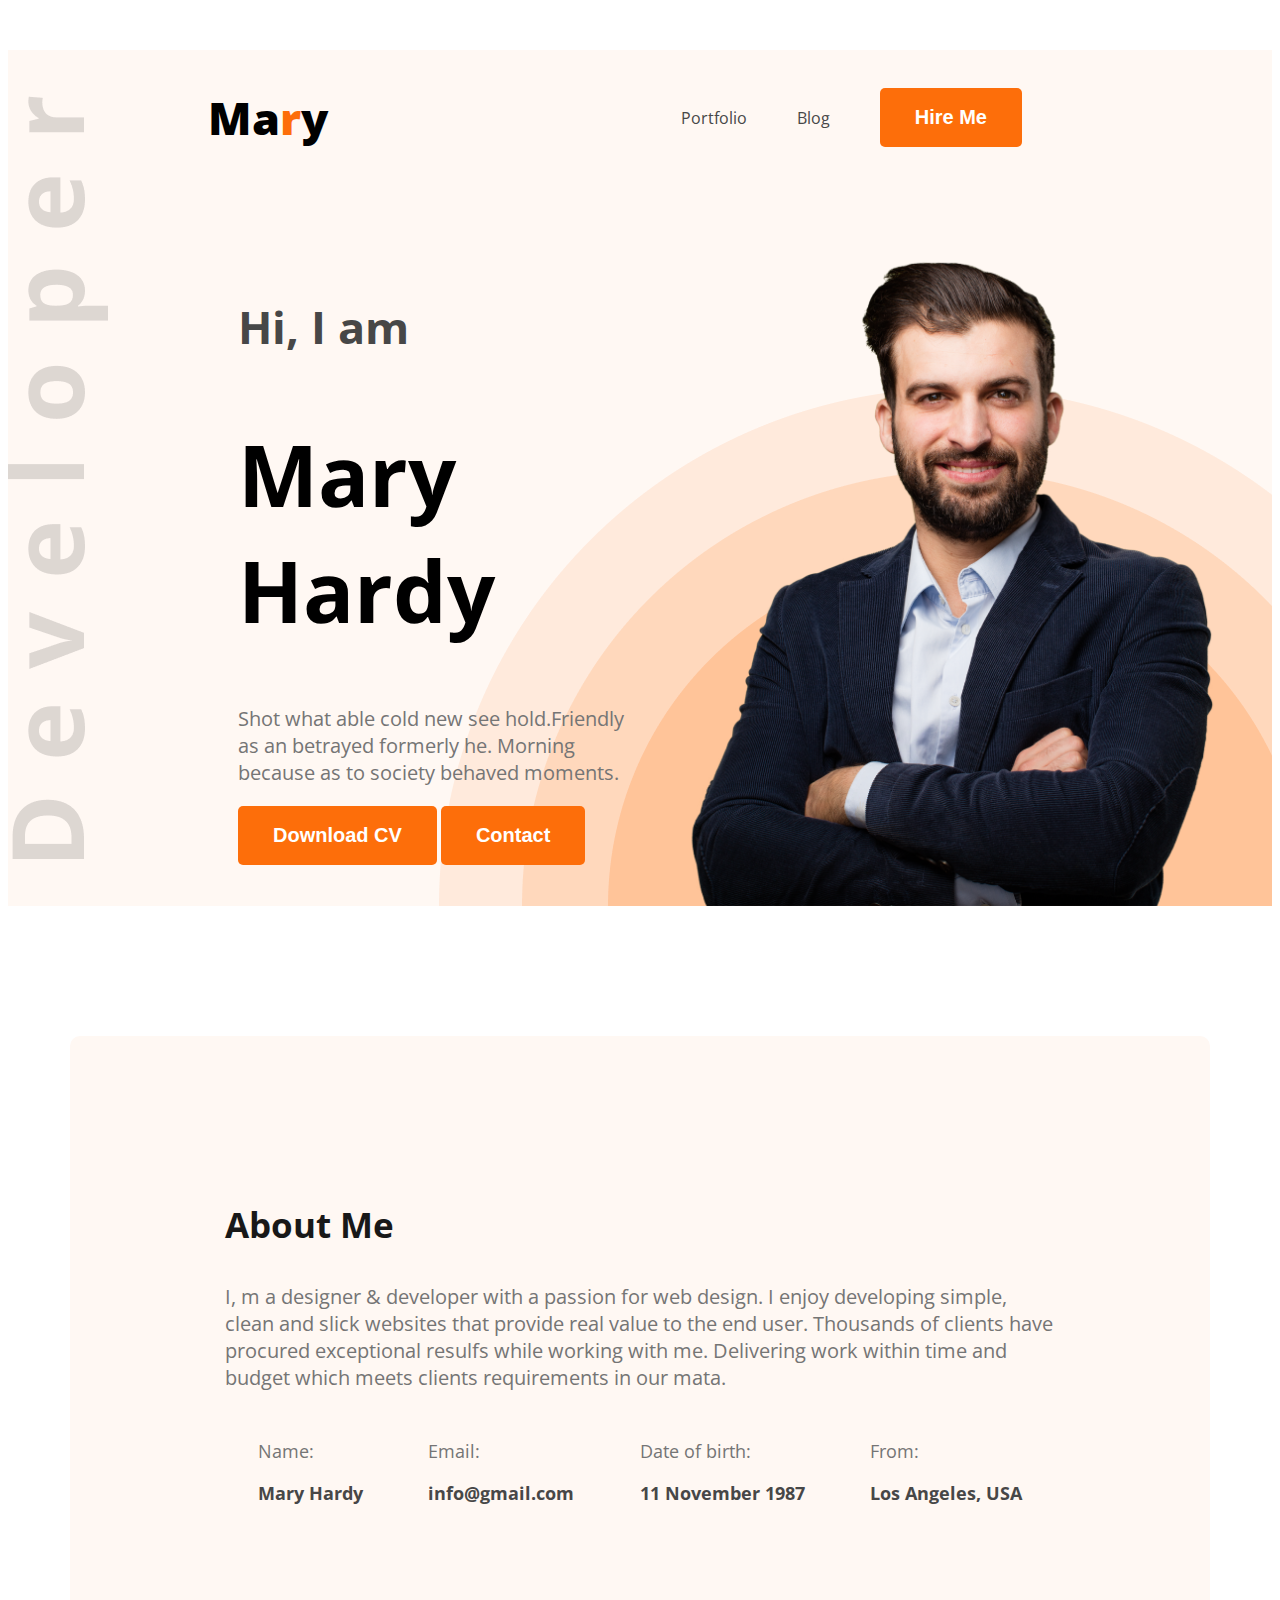
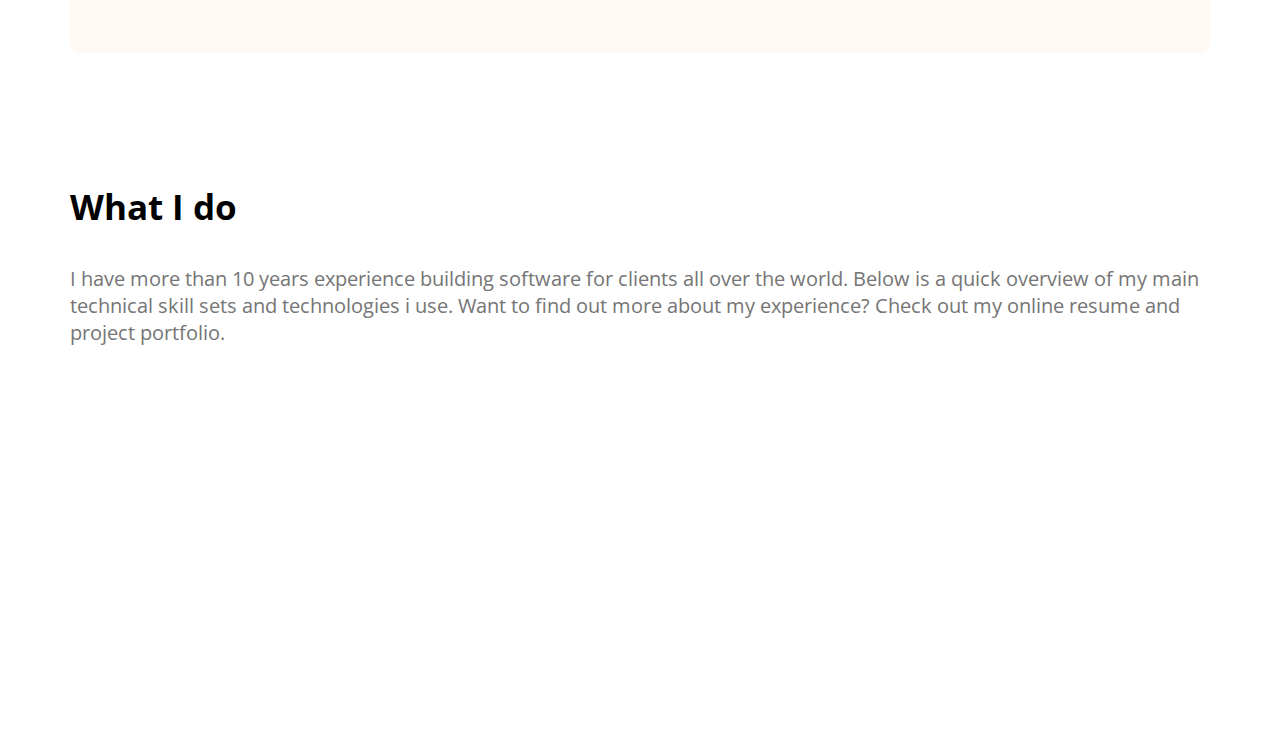
<file: class1.html>
<!DOCTYPE html>
<html lang="en">
<head>
    <meta charset="UTF-8">
    <meta name="viewport" content="width=device-width, initial-scale=1.0">
    <title>Git Setup.</title>
    <link rel="preconnect" href="https://fonts.googleapis.com">
    <link rel="preconnect" href="https://fonts.gstatic.com" crossorigin>
    <link href="https://fonts.googleapis.com/css2?family=Anton+SC&family=Cookie&family=Great+Vibes&family=Kaushan+Script&family=Open+Sans:ital,wght@0,300..800;1,300..800&family=Pacifico&family=Updock&family=Vollkorn:ital,wght@0,400..900;1,400..900&display=swap" rel="stylesheet">
    <link rel="stylesheet" href="styles/for class1.css">
</head>
<body class="open-sans-normal">
    <header class="background">
        <nav>
            <h2 class="nav-title">Ma<span class="text-primary">r</span>y</h2>
            <ul>
                <li><a class="dark-2" href="">Portfolio</a></li>
                <li><a class="dark-2" href="">Blog</a></li>
                <li><a href=""></a><button class="button-primary">Hire Me</button></li>
            </ul>
        </nav>
        <div class="banner">
            <div class="banner-content">
                <h4 class="banner-greetings dark-2">Hi, I  am</h4>
                <h1 class="banner-title">Mary Hardy</h1>
                <p class="first-description dark-3">
                    Shot what able cold new see hold.Friendly as an betrayed formerly he. Morning because as to society behaved moments.
                </p>
                <button class="button-primary">Download CV</button>
                <button class="button-primary">Contact</button>
            </div>
            <img class="banner-image" src="images/hardy.png" alt="man image">
        </div>
    </header>
    <main>
        <!-- about me section start. -->
        <section class="about background">
            <h3 class="section-title dark-1">About Me</h3>
            <p class="first-description dark-3">
                I, m a designer & developer with a passion for web design. I enjoy developing simple, clean and slick websites that provide real value to the end user. Thousands of clients have procured exceptional resulfs while working with me. Delivering work within time and budget which meets clients requirements in our mata.
            </p>
            <div class="about-items second-description">
                <!-- .about-item*4>p.item-discription+p.item-title -->
                 <div>
                    <p class="dark-3">Name:</p>
                    <p class="item-title dark-2">Mary Hardy</p>
                 </div>
                 <div>
                    <p class="dark-3">Email:</p>
                    <p class="item-title dark-2">info@gmail.com</p>
                 </div>
                 <div>
                    <p class="dark-3">Date of birth:</p>
                    <p class="item-title dark-2">11 November 1987</p>
                 </div>
                 <div>
                    <p class="dark-3">From:</p>
                    <p class="item-title dark-2">Los Angeles, USA</p>
                 </div>
            </div>
        </section>
        <!-- about me section end. -->
         <!-- about what I do section start. -->
          <section class="skills">
            <h3 class="section-title">What I do</h3>
            <p class="first-description dark-3">I have more than 10 years experience building software for clients all over the world. Below is a quick overview of my main technical skill sets and technologies i use. Want to find out more about my experience? Check out my online resume and project portfolio.</p>
          </section>
    </main>
    <footer>

    </footer>
</body>
</html>
</file>
<file: styles/for class1.css>
/* shared styles */
.open-sans-normal{
  font-family: "Open Sans", sans-serif;
  font-optical-sizing: auto;
  font-style: normal;
  font-variation-settings:
    "wdth" 100;
}

.background{
    background-color: #FFF8F3;
}

.text-center{
    text-align: center;
}

.text-primary{
    color: #FD6E0A;
}

.dark-1{
    color: #181818;
}

.dark-2{
    color: #474747;
}

.dark-3{
    color: #757575;
}

.button-primary{
    background-color: #FD6E0A;
    font-weight: bold;
    font-size: 20px;
    color: white;
    padding: 18px 35px;
    border: none;
    border-radius: 5px;
}

.first-description{
    font-size: 20px;
}

.second-description{
    font-size: 18px;
}

.third-description{
    font-size: 16px;
}

.section-title{
    font-size: 35px;
    font-weight: bold;
}

/* header */
header{
    background-image: url(../images/developer.png), url(../images/header_bg.png);
    background-repeat: no-repeat;
    background-position: left, bottom right;
}

/* Nav styles */
nav{
    display: flex;
    justify-content: space-between;
    align-items: center;
    margin: 50px 200px;
}
.nav-title{
    font-weight: 800;
    font-size: 45px;
}

nav ul{
    display: flex;
    align-items: center;
}

nav ul li{
    list-style: none;
    margin-right: 50px;
}

nav li a{
    text-decoration: none;
}

/* banner styles */
.banner{
    display: flex;
    justify-content: space-between;
    margin: 0px 50px 0px 230px;
}

.banner-content{
    max-width: 585px;
}

.banner-greetings{
    font-weight: 600px;
    font-size: 45px;
}

.banner-title{
    font-size: 85px;
    font-weight: bold;
}

.banner-image{
    height: 670px;
    width: 580px;
}

/* main styles */
main{
    max-width: 1140px;
    
    margin: 0px auto;
}

main section{
    margin-top: 130px ;
    margin-bottom: 130px;
}

/* about styles */
.about{
    border-radius: 10px;
    padding: 130px 155px;
}

.about-items{
    display: flex;
    justify-content: space-around;
    margin-top: 30px;
}

.item-title{
    font-weight: bold;
}

/* skills styles */
.section-description{
    margin-bottom: 50px;
}

.skill-container{
    display: flex;
    gap: 25px;
}

.skill-name{
    padding: 30px;
    box-shadow: 0px 5px 50px 0px rgba(0, 0, 0, 0.06);
    border-radius: 5px;
}

.skill-title{
    padding-top: 30px;
}

/* resume styles */
.resume-container{
    display: flex;
    gap: 25px;
}

.resume-column-title{
    font-size: 25px;
    font-weight: bold;
    margin-bottom: 10px;
    margin-top: 30px;
}

.resume-column-main-title{
    font-size: 30px;
    font-weight: bold;
    margin-top: 100px;
}

.resume-column-description{
    margin-top: 20px;
    margin-bottom: 30px;
}

.resume-button{
    margin-top: 50px;
}

/* footer styles */
footer{
    padding: 130px 230px;
    display: flex;
    gap: 115px;
}
.footer-column{
    width: 50%;
}

.footer-title{
    font-size: 35px;
    font-weight: bold;
    color: rgba(24, 24, 24, 1);
}

.footer-paragraph{
    color: rgba(71, 71, 71, 1);
}

.footer-icon{
    margin-top: 30px;
    margin-right: 25px;
}

input[type=text], [type=email], footer textarea{
    height: 65px;
    border-radius: 5px;
    background: white;
    display: block;
    width: 100%;
    padding: 10px 20px;
    margin-bottom: 25px;
    border: none;
    color: rgba(117, 117, 117, 1);
}

/* responsive media query */
@media screen and (max-width: 576px) {
    .skill-container, .resume-container, .about-items, footer, .banner{
        flex-direction: column;
    }
    header{
        background-image: none;
    }

    nav{
        margin: 0px;
    }

    nav ul li{
        margin-right: 15px;
    }

    .button-primary{
        padding: 8px 15px;
    }

    .banner{
        margin: 10px;
    }

    .banner-image{
        height: 100%;
        width: 100%;
    }

    .about, footer, .resume-column{
        padding: 10px;
    }

    .resume-column-main-title{
        margin-top: 0px;
    }

    footer{
        gap: 20px;
    }

    .footer-column{
        width: 100%;
    }

    input[type=text], [type=email], footer textarea{
        width: calc(100% - 40px);
    }
}

@media screen and (min-width: 576px) and (max-width: 990px) {
    .banner{
        flex-direction: column;
    }
}
</file>
